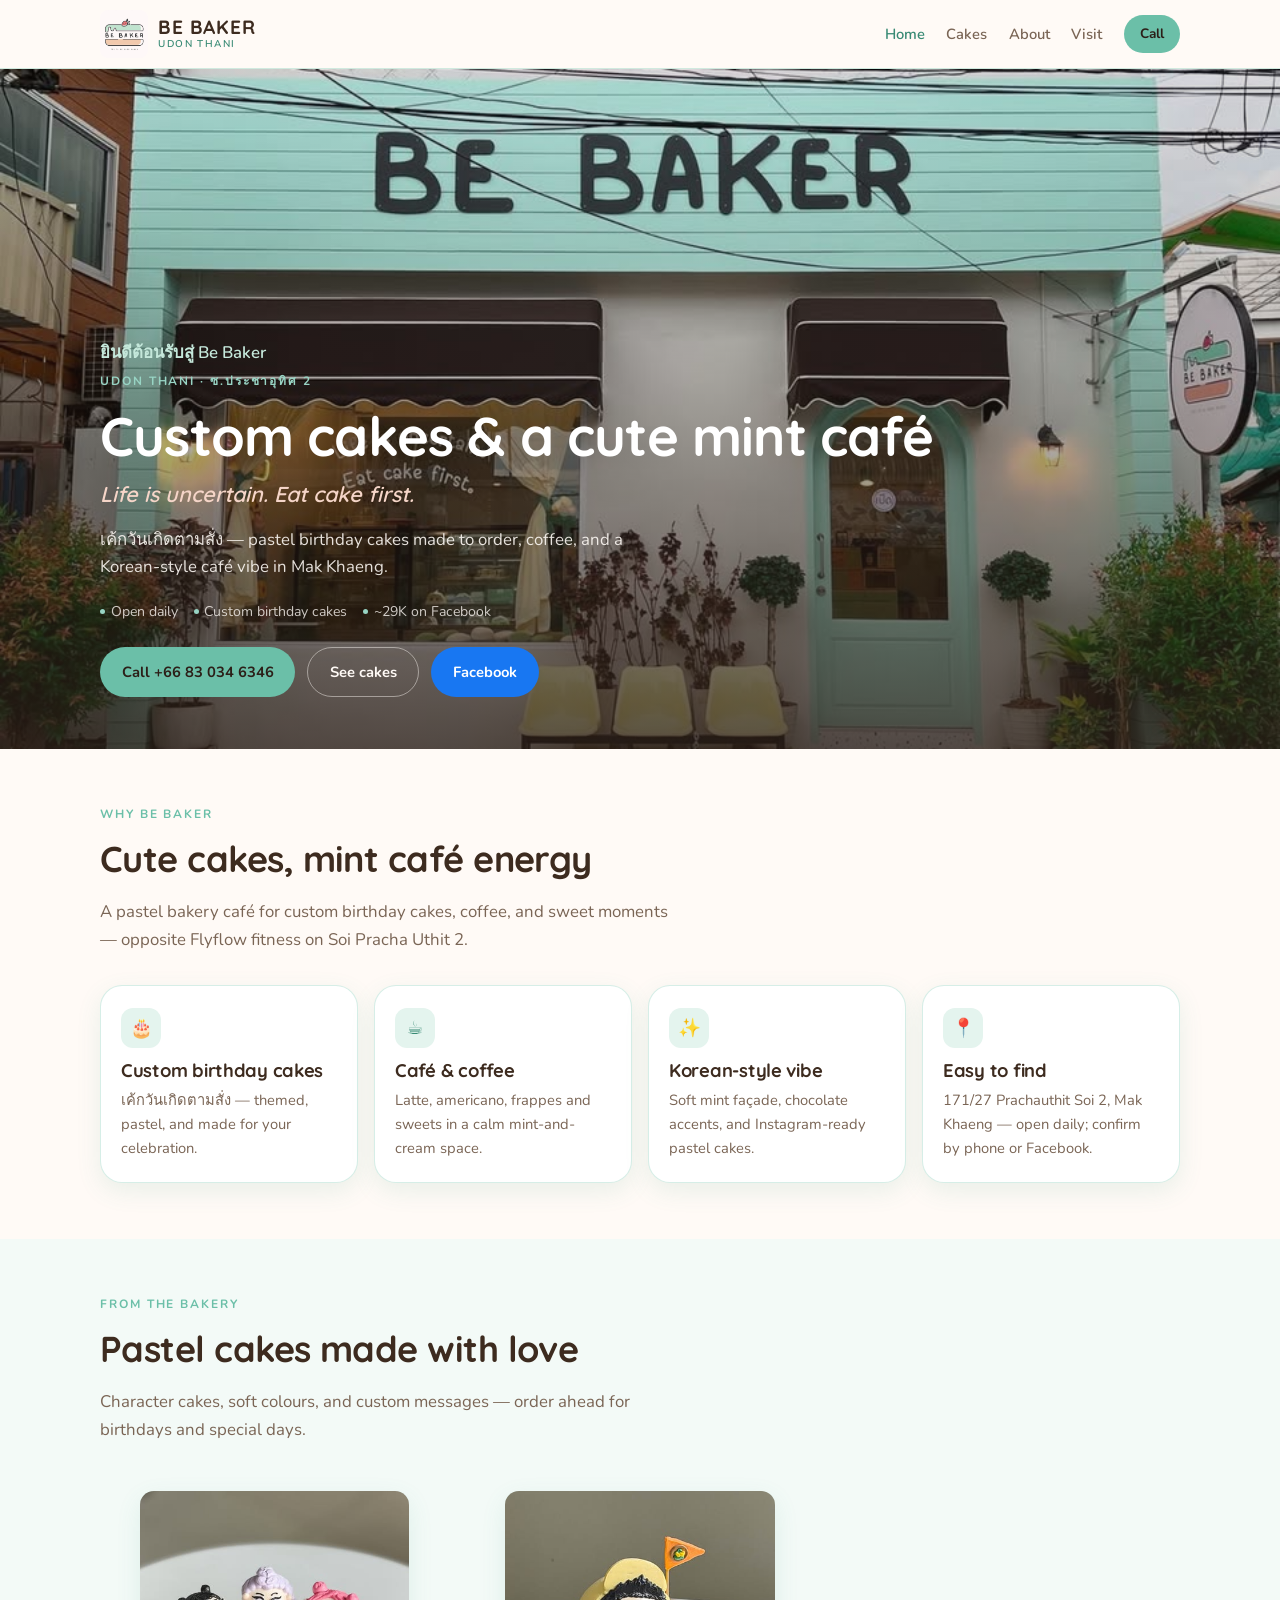
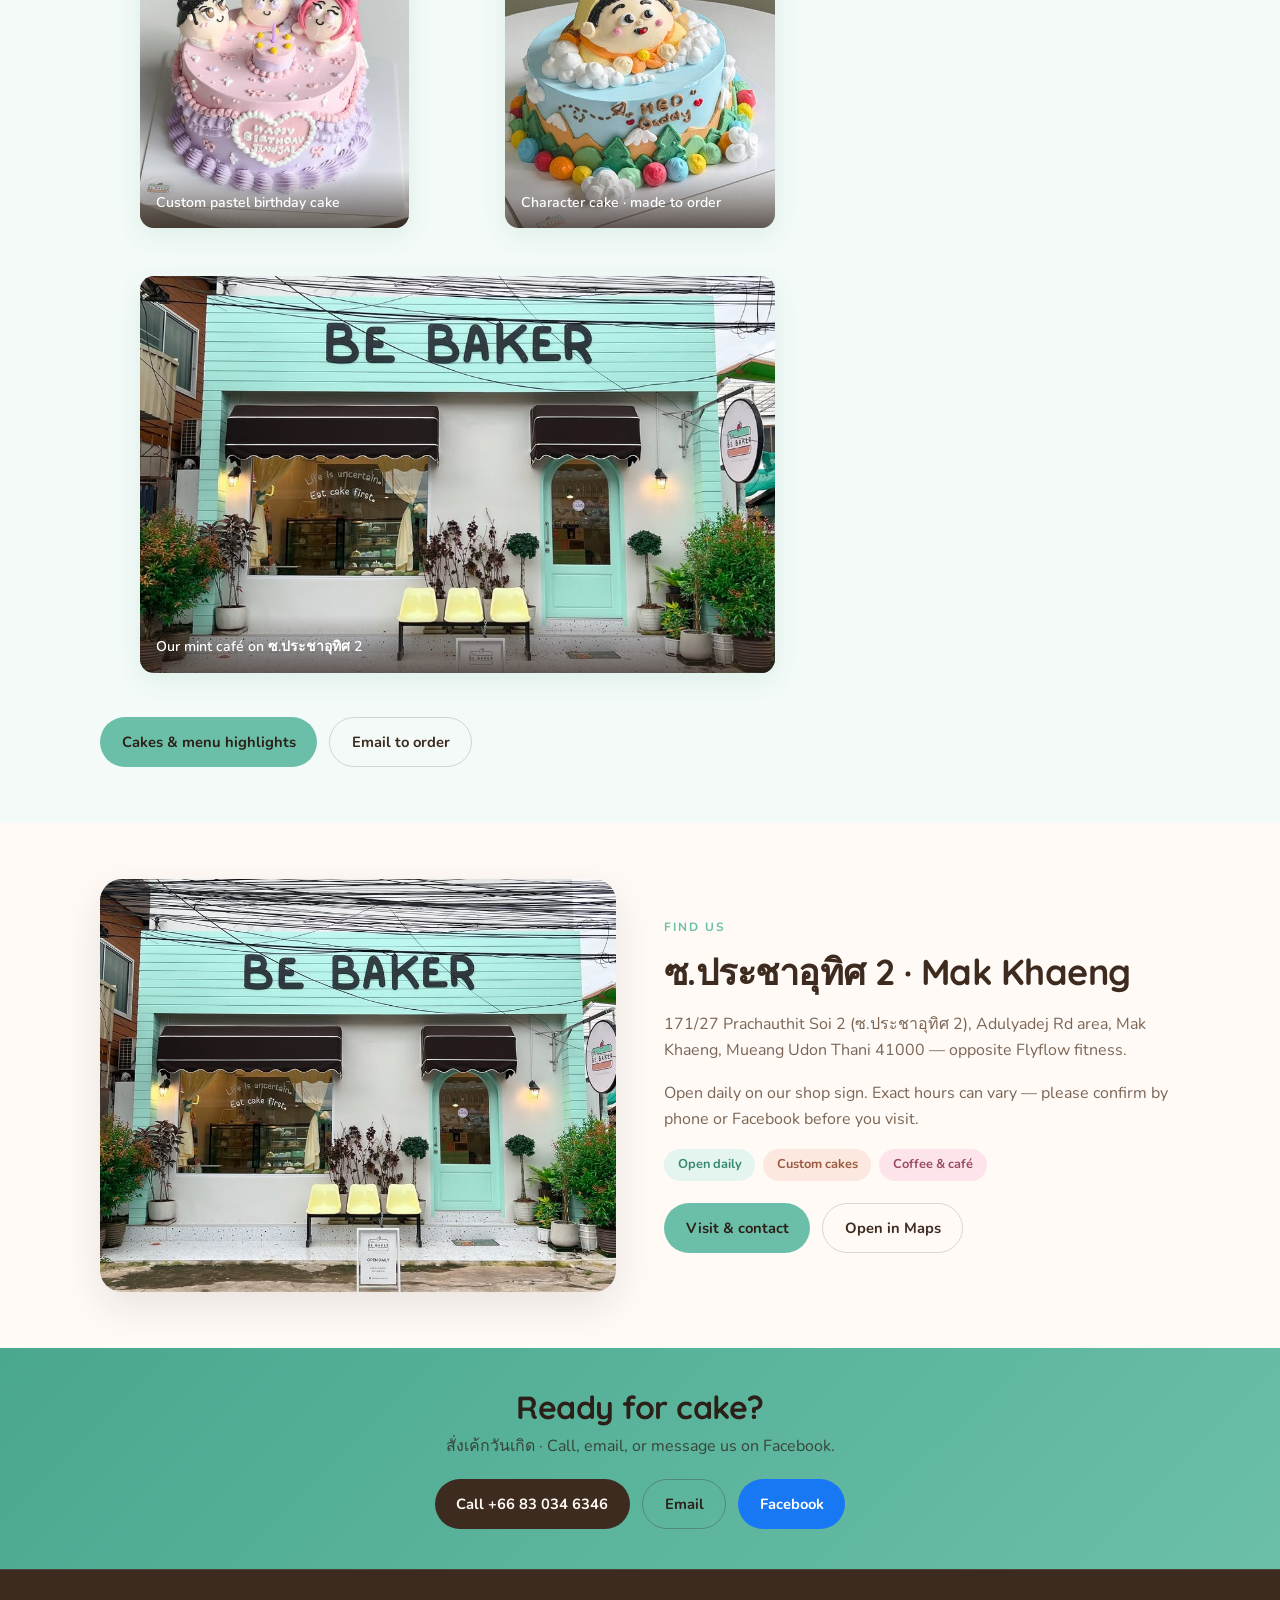
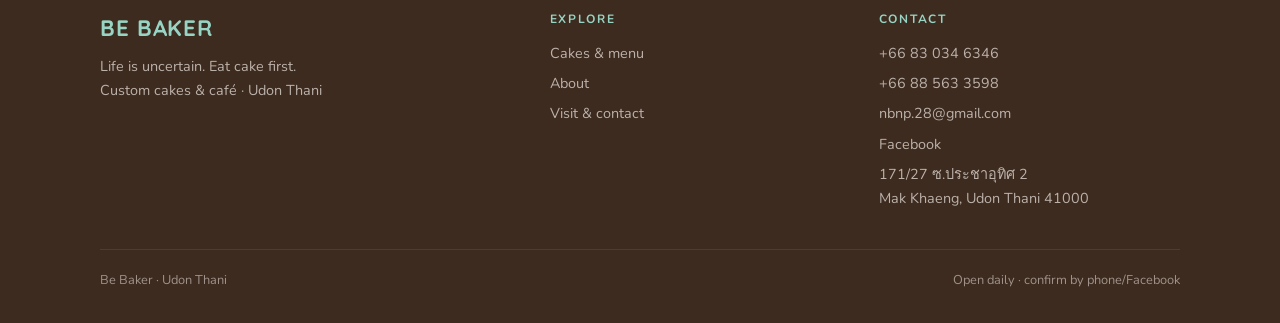
<file: index.html>
<!DOCTYPE html>
<html lang="en">
<head>
  <meta charset="utf-8" />
  <meta name="viewport" content="width=device-width, initial-scale=1" />
  <title>Be Baker | Custom Cakes &amp; Café in Udon Thani</title>
  <meta name="description" content="Be Baker — custom-order birthday cakes and a cute mint café in Udon Thani. Life is uncertain. Eat cake first. Open daily on Soi Pracha Uthit 2." />
  <meta property="og:title" content="Be Baker | Udon Thani" />
  <meta property="og:description" content="Custom birthday cakes and a Korean-style mint café. Life is uncertain. Eat cake first." />
  <meta property="og:type" content="website" />
  <meta property="og:image" content="assets/images/cover.jpg" />
  <link rel="preconnect" href="https://fonts.googleapis.com" />
  <link rel="preconnect" href="https://fonts.gstatic.com" crossorigin />
  <link href="https://fonts.googleapis.com/css2?family=Nunito:ital,wght@0,400;0,600;0,700;0,800;1,400&family=Quicksand:wght@500;600;700&display=swap" rel="stylesheet" />
  <link rel="stylesheet" href="css/styles.css" />
  <link rel="icon" href="assets/images/profile.jpg" type="image/jpeg" />
</head>
<body>
  <header class="site-header">
    <div class="container header-inner">
      <a class="logo" href="index.html" aria-label="Be Baker home">
        <img class="logo-img" src="assets/images/profile.jpg" alt="Be Baker logo" width="150" height="80" />
        <span class="logo-text">
          <span class="logo-name">BE BAKER</span>
          <span class="logo-tag">Udon Thani</span>
        </span>
      </a>
      <nav class="nav" aria-label="Primary">
        <a href="index.html" aria-current="page">Home</a>
        <a href="cakes.html">Cakes</a>
        <a href="about.html">About</a>
        <a href="visit.html">Visit</a>
        <a class="nav-cta" href="tel:+66830346346">Call</a>
      </nav>
      <button class="menu-btn" type="button" data-menu-toggle aria-expanded="false" aria-controls="mobile-nav" aria-label="Open menu">
        <span></span>
      </button>
    </div>
    <div class="container">
      <nav id="mobile-nav" class="mobile-nav" data-mobile-nav aria-label="Mobile">
        <a href="index.html" aria-current="page">Home</a>
        <a href="cakes.html">Cakes</a>
        <a href="about.html">About</a>
        <a href="visit.html">Visit</a>
        <a class="nav-cta" href="tel:+66830346346">Call +66 83 034 6346</a>
      </nav>
    </div>
  </header>

  <main>
    <section class="hero">
      <div class="hero-media">
        <img src="assets/images/cover.jpg" alt="Be Baker mint café storefront on Soi Pracha Uthit 2, Udon Thani" width="1200" height="800" fetchpriority="high" />
      </div>
      <div class="container hero-content">
        <p class="thai-welcome">ยินดีต้อนรับสู่ Be Baker</p>
        <p class="eyebrow">Udon Thani · ซ.ประชาอุทิศ 2</p>
        <h1>Custom cakes &amp; a cute mint café</h1>
        <p class="hero-tagline">Life is uncertain. Eat cake first.</p>
        <p class="hero-lead">เค้กวันเกิดตามสั่ง — pastel birthday cakes made to order, coffee, and a Korean-style café vibe in Mak Khaeng.</p>
        <p class="hero-meta">
          <span>Open daily</span>
          <span>Custom birthday cakes</span>
          <span>~29K on Facebook</span>
        </p>
        <div class="btn-row">
          <a class="btn btn-primary" href="tel:+66830346346">Call +66 83 034 6346</a>
          <a class="btn btn-ghost" href="cakes.html" style="border-color:rgba(255,250,246,0.45);color:#fffaf6">See cakes</a>
          <a class="btn btn-fb" href="https://www.facebook.com/BEBAKERRRR" target="_blank" rel="noopener">Facebook</a>
        </div>
      </div>
    </section>

    <section class="section">
      <div class="container">
        <div class="section-head">
          <p class="eyebrow">Why Be Baker</p>
          <h2 class="section-title">Cute cakes, mint café energy</h2>
          <p class="section-lead">A pastel bakery café for custom birthday cakes, coffee, and sweet moments — opposite Flyflow fitness on Soi Pracha Uthit 2.</p>
        </div>
        <div class="feature-grid">
          <article class="feature-card">
            <div class="feature-icon" aria-hidden="true">🎂</div>
            <h3>Custom birthday cakes</h3>
            <p>เค้กวันเกิดตามสั่ง — themed, pastel, and made for your celebration.</p>
          </article>
          <article class="feature-card">
            <div class="feature-icon" aria-hidden="true">☕</div>
            <h3>Café &amp; coffee</h3>
            <p>Latte, americano, frappes and sweets in a calm mint-and-cream space.</p>
          </article>
          <article class="feature-card">
            <div class="feature-icon" aria-hidden="true">✨</div>
            <h3>Korean-style vibe</h3>
            <p>Soft mint façade, chocolate accents, and Instagram-ready pastel cakes.</p>
          </article>
          <article class="feature-card">
            <div class="feature-icon" aria-hidden="true">📍</div>
            <h3>Easy to find</h3>
            <p>171/27 Prachauthit Soi 2, Mak Khaeng — open daily; confirm by phone or Facebook.</p>
          </article>
        </div>
      </div>
    </section>

    <section class="section section-alt">
      <div class="container">
        <div class="section-head">
          <p class="eyebrow">From the bakery</p>
          <h2 class="section-title">Pastel cakes made with love</h2>
          <p class="section-lead">Character cakes, soft colours, and custom messages — order ahead for birthdays and special days.</p>
        </div>
        <div class="gallery">
          <figure class="gallery-item tall">
            <img src="assets/images/post1.jpg" alt="Pastel pink and lavender custom birthday cake from Be Baker" width="600" height="750" loading="lazy" />
            <figcaption class="gallery-caption">Custom pastel birthday cake</figcaption>
          </figure>
          <figure class="gallery-item tall">
            <img src="assets/images/post2.jpg" alt="Custom character birthday cake from Be Baker Udon Thani" width="600" height="750" loading="lazy" />
            <figcaption class="gallery-caption">Character cake · made to order</figcaption>
          </figure>
          <figure class="gallery-item wide">
            <img src="assets/images/cover.jpg" alt="Be Baker café exterior with mint green façade" width="1200" height="750" loading="lazy" />
            <figcaption class="gallery-caption">Our mint café on ซ.ประชาอุทิศ 2</figcaption>
          </figure>
        </div>
        <div class="btn-row" style="margin-top:1.75rem">
          <a class="btn btn-primary" href="cakes.html">Cakes &amp; menu highlights</a>
          <a class="btn btn-ghost" href="mailto:nbnp.28@gmail.com">Email to order</a>
        </div>
      </div>
    </section>

    <section class="section">
      <div class="container split">
        <div class="split-media landscape">
          <img src="assets/images/cover.jpg" alt="Be Baker storefront with OPEN DAILY sign, Udon Thani" width="800" height="640" loading="lazy" />
        </div>
        <div>
          <p class="eyebrow">Find us</p>
          <h2 class="section-title">ซ.ประชาอุทิศ 2 · Mak Khaeng</h2>
          <p>171/27 Prachauthit Soi 2 (ซ.ประชาอุทิศ 2), Adulyadej Rd area, Mak Khaeng, Mueang Udon Thani 41000 — opposite Flyflow fitness.</p>
          <p>Open daily on our shop sign. Exact hours can vary — please confirm by phone or Facebook before you visit.</p>
          <div class="chip-row">
            <span class="chip">Open daily</span>
            <span class="chip peach">Custom cakes</span>
            <span class="chip blush">Coffee &amp; café</span>
          </div>
          <div class="btn-row" style="margin-top:1.35rem">
            <a class="btn btn-primary" href="visit.html">Visit &amp; contact</a>
            <a class="btn btn-ghost" href="https://www.google.com/maps/search/?api=1&amp;query=Be+Baker+Udon+Thani" target="_blank" rel="noopener">Open in Maps</a>
          </div>
        </div>
      </div>
    </section>

    <section class="cta-band">
      <div class="container">
        <h2>Ready for cake?</h2>
        <p>สั่งเค้กวันเกิด · Call, email, or message us on Facebook.</p>
        <div class="btn-row" style="justify-content:center">
          <a class="btn btn-primary" href="tel:+66830346346">Call +66 83 034 6346</a>
          <a class="btn btn-ghost" href="mailto:nbnp.28@gmail.com">Email</a>
          <a class="btn btn-fb" href="https://www.facebook.com/BEBAKERRRR" target="_blank" rel="noopener">Facebook</a>
        </div>
      </div>
    </section>
  </main>

  <footer class="site-footer">
    <div class="container footer-grid">
      <div class="footer-brand">
        <div class="logo-name">BE BAKER</div>
        <p>Life is uncertain. Eat cake first.<br />Custom cakes &amp; café · Udon Thani</p>
      </div>
      <div class="footer-col">
        <h4>Explore</h4>
        <a href="cakes.html">Cakes &amp; menu</a>
        <a href="about.html">About</a>
        <a href="visit.html">Visit &amp; contact</a>
      </div>
      <div class="footer-col">
        <h4>Contact</h4>
        <a href="tel:+66830346346">+66 83 034 6346</a>
        <a href="tel:+66885633598">+66 88 563 3598</a>
        <a href="mailto:nbnp.28@gmail.com">nbnp.28@gmail.com</a>
        <a href="https://www.facebook.com/BEBAKERRRR" target="_blank" rel="noopener">Facebook</a>
        <p>171/27 ซ.ประชาอุทิศ 2<br />Mak Khaeng, Udon Thani 41000</p>
      </div>
    </div>
    <div class="container footer-bottom">
      <span>Be Baker · Udon Thani</span>
      <span>Open daily · confirm by phone/Facebook</span>
    </div>
  </footer>
  <script src="js/main.js"></script>
</body>
</html>
</file>
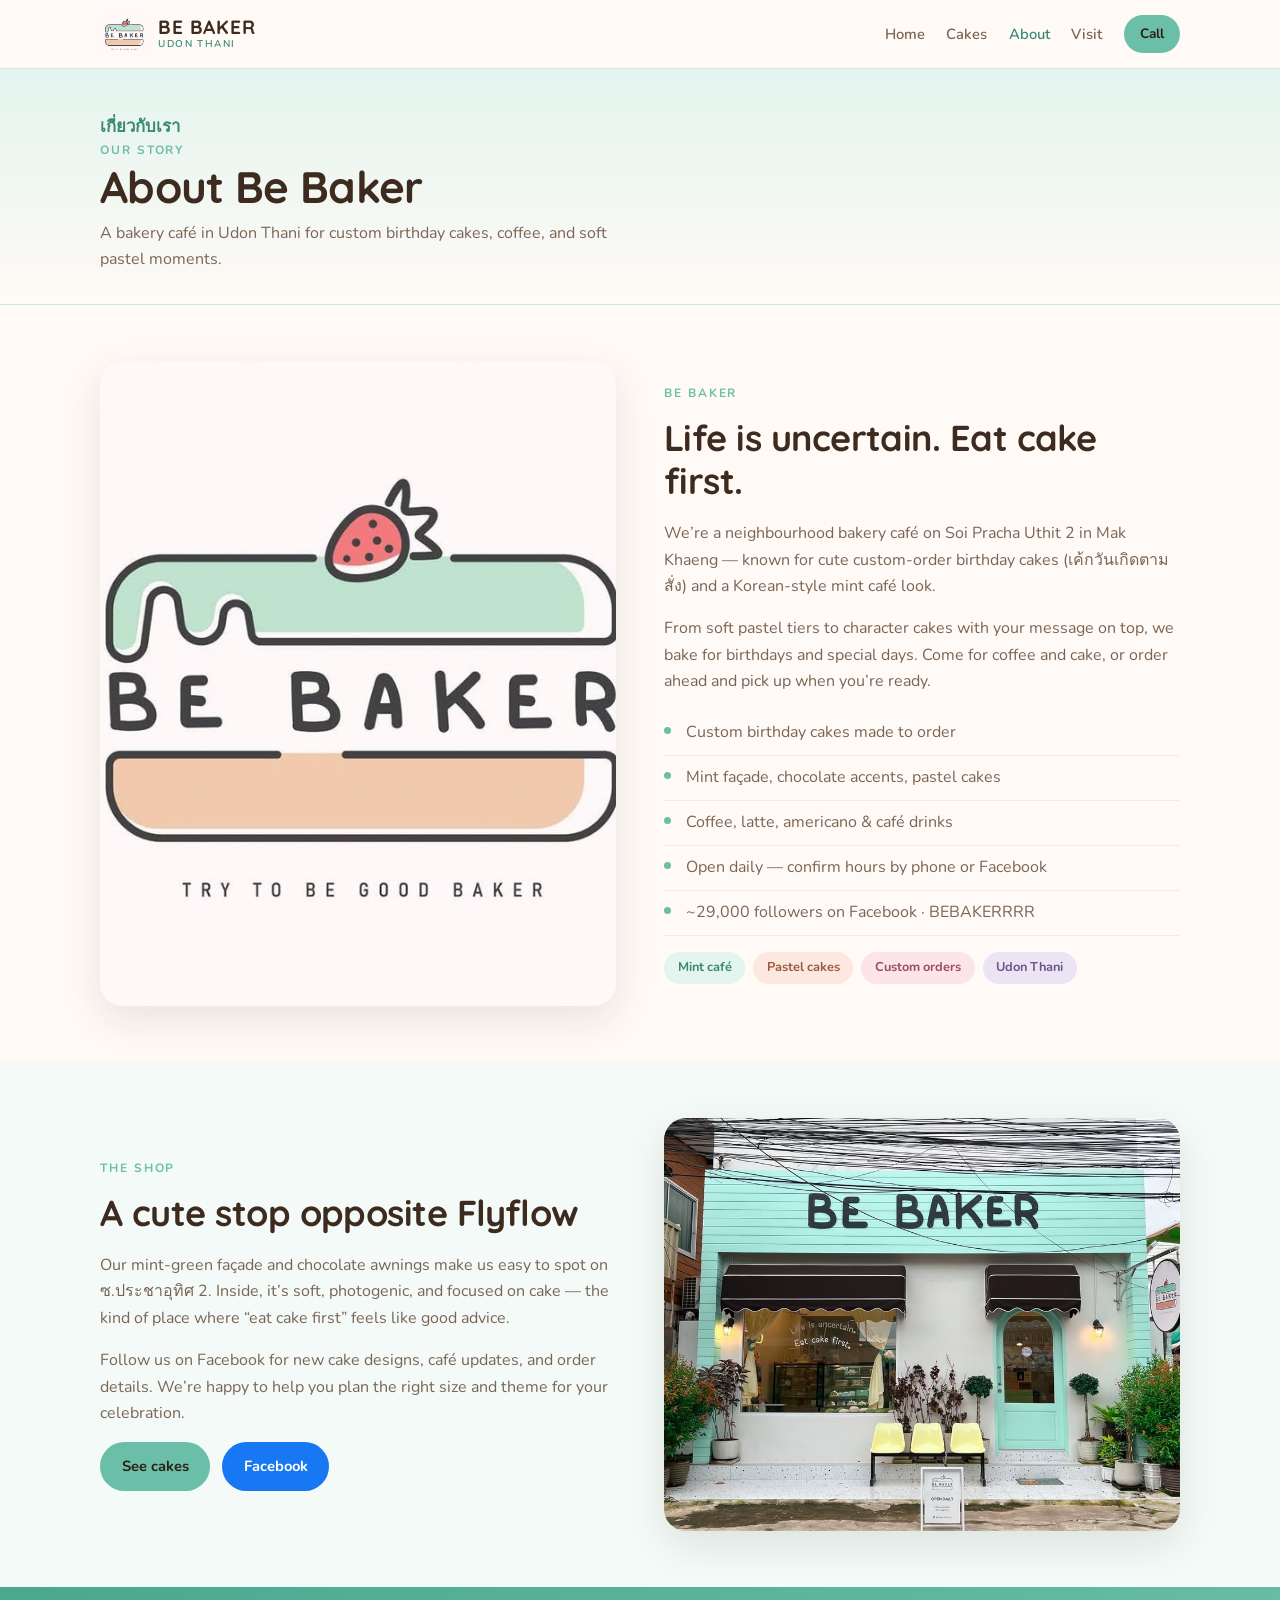
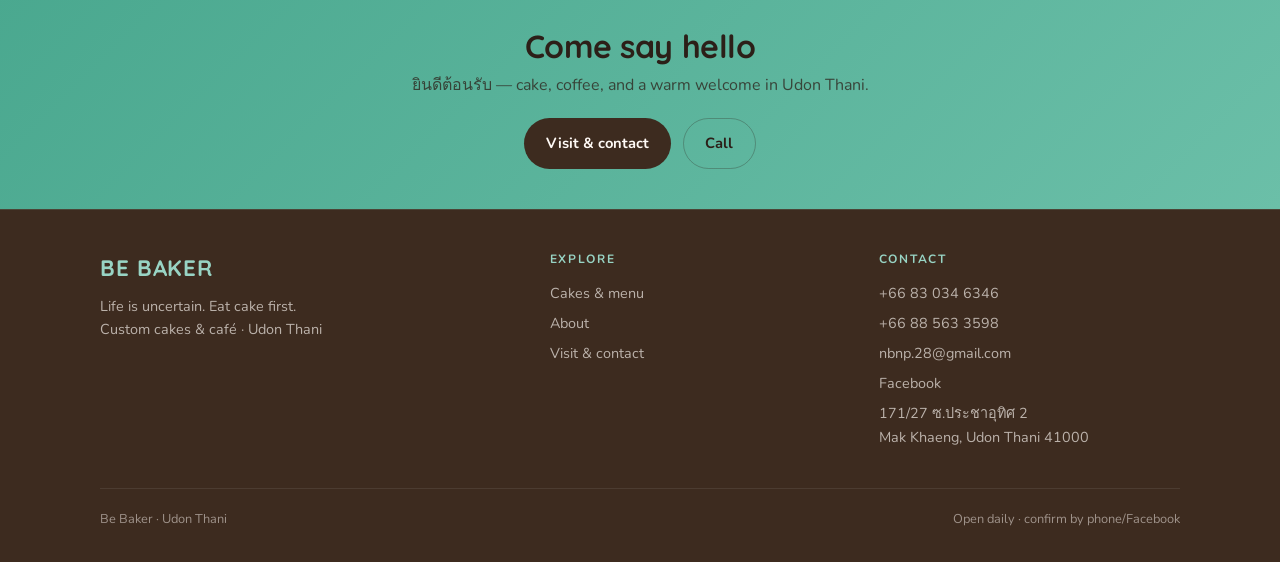
<file: about.html>
<!DOCTYPE html>
<html lang="en">
<head>
  <meta charset="utf-8" />
  <meta name="viewport" content="width=device-width, initial-scale=1" />
  <title>About | Be Baker Udon Thani</title>
  <meta name="description" content="Be Baker is a bakery café in Udon Thani known for custom-order birthday cakes and a cute Korean-style mint café look. Life is uncertain. Eat cake first." />
  <meta property="og:title" content="About Be Baker | Udon Thani" />
  <meta property="og:description" content="Pastel cakes, mint café vibes, and custom birthday orders in Mak Khaeng, Udon Thani." />
  <meta property="og:type" content="website" />
  <meta property="og:image" content="assets/images/profile.jpg" />
  <link rel="preconnect" href="https://fonts.googleapis.com" />
  <link rel="preconnect" href="https://fonts.gstatic.com" crossorigin />
  <link href="https://fonts.googleapis.com/css2?family=Nunito:ital,wght@0,400;0,600;0,700;0,800;1,400&family=Quicksand:wght@500;600;700&display=swap" rel="stylesheet" />
  <link rel="stylesheet" href="css/styles.css" />
  <link rel="icon" href="assets/images/profile.jpg" type="image/jpeg" />
</head>
<body>
  <header class="site-header">
    <div class="container header-inner">
      <a class="logo" href="index.html" aria-label="Be Baker home">
        <img class="logo-img" src="assets/images/profile.jpg" alt="Be Baker logo" width="150" height="80" />
        <span class="logo-text">
          <span class="logo-name">BE BAKER</span>
          <span class="logo-tag">Udon Thani</span>
        </span>
      </a>
      <nav class="nav" aria-label="Primary">
        <a href="index.html">Home</a>
        <a href="cakes.html">Cakes</a>
        <a href="about.html" aria-current="page">About</a>
        <a href="visit.html">Visit</a>
        <a class="nav-cta" href="tel:+66830346346">Call</a>
      </nav>
      <button class="menu-btn" type="button" data-menu-toggle aria-expanded="false" aria-controls="mobile-nav" aria-label="Open menu">
        <span></span>
      </button>
    </div>
    <div class="container">
      <nav id="mobile-nav" class="mobile-nav" data-mobile-nav aria-label="Mobile">
        <a href="index.html">Home</a>
        <a href="cakes.html">Cakes</a>
        <a href="about.html" aria-current="page">About</a>
        <a href="visit.html">Visit</a>
        <a class="nav-cta" href="tel:+66830346346">Call +66 83 034 6346</a>
      </nav>
    </div>
  </header>

  <main>
    <section class="page-hero">
      <div class="container">
        <p class="thai-welcome">เกี่ยวกับเรา</p>
        <p class="eyebrow">Our story</p>
        <h1>About Be Baker</h1>
        <p>A bakery café in Udon Thani for custom birthday cakes, coffee, and soft pastel moments.</p>
      </div>
    </section>

    <section class="section">
      <div class="container split">
        <div class="split-media">
          <img src="assets/images/profile.jpg" alt="Be Baker logo — mint icing, strawberry, try to be good baker" width="600" height="750" loading="lazy" />
        </div>
        <div>
          <p class="eyebrow">BE BAKER</p>
          <h2 class="section-title">Life is uncertain. Eat cake first.</h2>
          <p>We’re a neighbourhood bakery café on Soi Pracha Uthit 2 in Mak Khaeng — known for cute custom-order birthday cakes (เค้กวันเกิดตามสั่ง) and a Korean-style mint café look.</p>
          <p>From soft pastel tiers to character cakes with your message on top, we bake for birthdays and special days. Come for coffee and cake, or order ahead and pick up when you’re ready.</p>
          <ul class="about-points">
            <li>Custom birthday cakes made to order</li>
            <li>Mint façade, chocolate accents, pastel cakes</li>
            <li>Coffee, latte, americano &amp; café drinks</li>
            <li>Open daily — confirm hours by phone or Facebook</li>
            <li>~29,000 followers on Facebook · BEBAKERRRR</li>
          </ul>
          <div class="chip-row">
            <span class="chip">Mint café</span>
            <span class="chip peach">Pastel cakes</span>
            <span class="chip blush">Custom orders</span>
            <span class="chip lavender">Udon Thani</span>
          </div>
        </div>
      </div>
    </section>

    <section class="section section-alt">
      <div class="container split">
        <div>
          <p class="eyebrow">The shop</p>
          <h2 class="section-title">A cute stop opposite Flyflow</h2>
          <p>Our mint-green façade and chocolate awnings make us easy to spot on ซ.ประชาอุทิศ 2. Inside, it’s soft, photogenic, and focused on cake — the kind of place where “eat cake first” feels like good advice.</p>
          <p>Follow us on Facebook for new cake designs, café updates, and order details. We’re happy to help you plan the right size and theme for your celebration.</p>
          <div class="btn-row">
            <a class="btn btn-primary" href="cakes.html">See cakes</a>
            <a class="btn btn-fb" href="https://www.facebook.com/BEBAKERRRR" target="_blank" rel="noopener">Facebook</a>
          </div>
        </div>
        <div class="split-media landscape">
          <img src="assets/images/cover.jpg" alt="Be Baker mint café exterior with yellow chairs and OPEN DAILY sign" width="800" height="640" loading="lazy" />
        </div>
      </div>
    </section>

    <section class="cta-band">
      <div class="container">
        <h2>Come say hello</h2>
        <p>ยินดีต้อนรับ — cake, coffee, and a warm welcome in Udon Thani.</p>
        <div class="btn-row" style="justify-content:center">
          <a class="btn btn-primary" href="visit.html">Visit &amp; contact</a>
          <a class="btn btn-ghost" href="tel:+66830346346">Call</a>
        </div>
      </div>
    </section>
  </main>

  <footer class="site-footer">
    <div class="container footer-grid">
      <div class="footer-brand">
        <div class="logo-name">BE BAKER</div>
        <p>Life is uncertain. Eat cake first.<br />Custom cakes &amp; café · Udon Thani</p>
      </div>
      <div class="footer-col">
        <h4>Explore</h4>
        <a href="cakes.html">Cakes &amp; menu</a>
        <a href="about.html">About</a>
        <a href="visit.html">Visit &amp; contact</a>
      </div>
      <div class="footer-col">
        <h4>Contact</h4>
        <a href="tel:+66830346346">+66 83 034 6346</a>
        <a href="tel:+66885633598">+66 88 563 3598</a>
        <a href="mailto:nbnp.28@gmail.com">nbnp.28@gmail.com</a>
        <a href="https://www.facebook.com/BEBAKERRRR" target="_blank" rel="noopener">Facebook</a>
        <p>171/27 ซ.ประชาอุทิศ 2<br />Mak Khaeng, Udon Thani 41000</p>
      </div>
    </div>
    <div class="container footer-bottom">
      <span>Be Baker · Udon Thani</span>
      <span>Open daily · confirm by phone/Facebook</span>
    </div>
  </footer>
  <script src="js/main.js"></script>
</body>
</html>
</file>
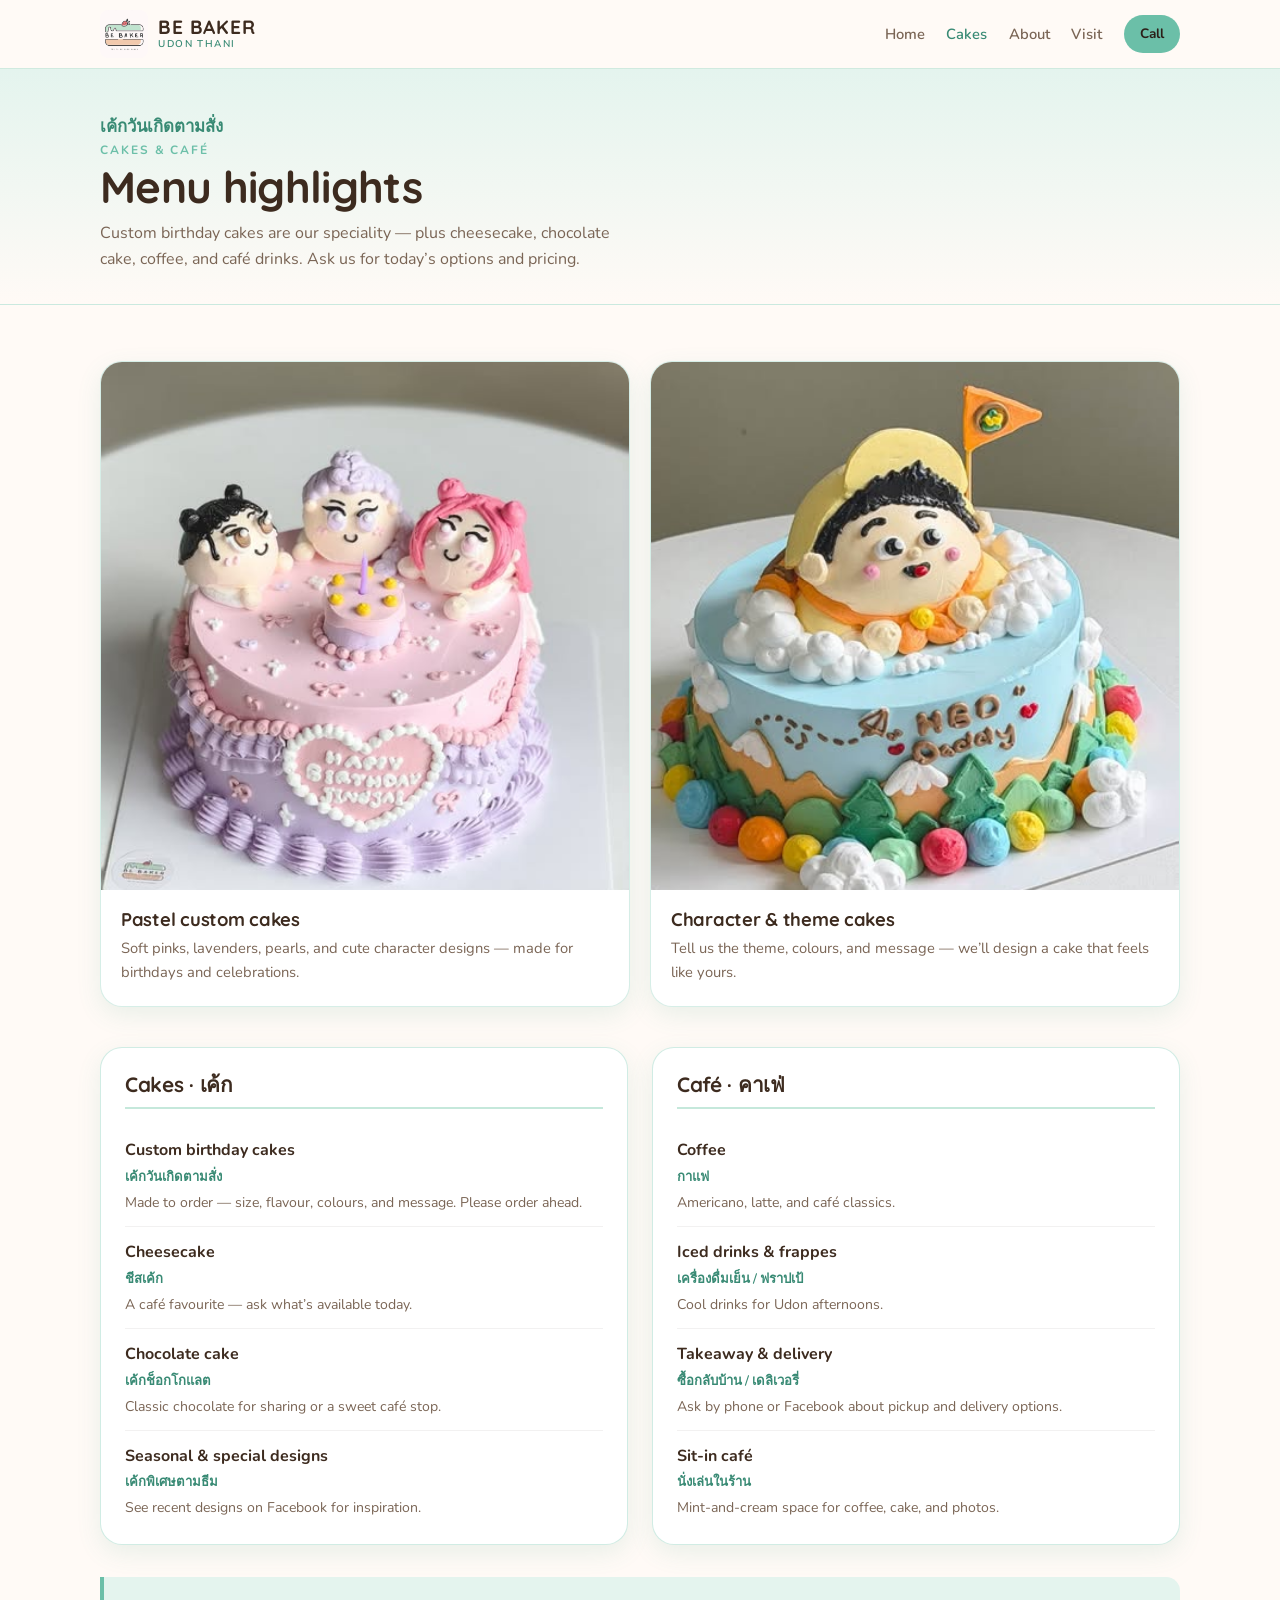
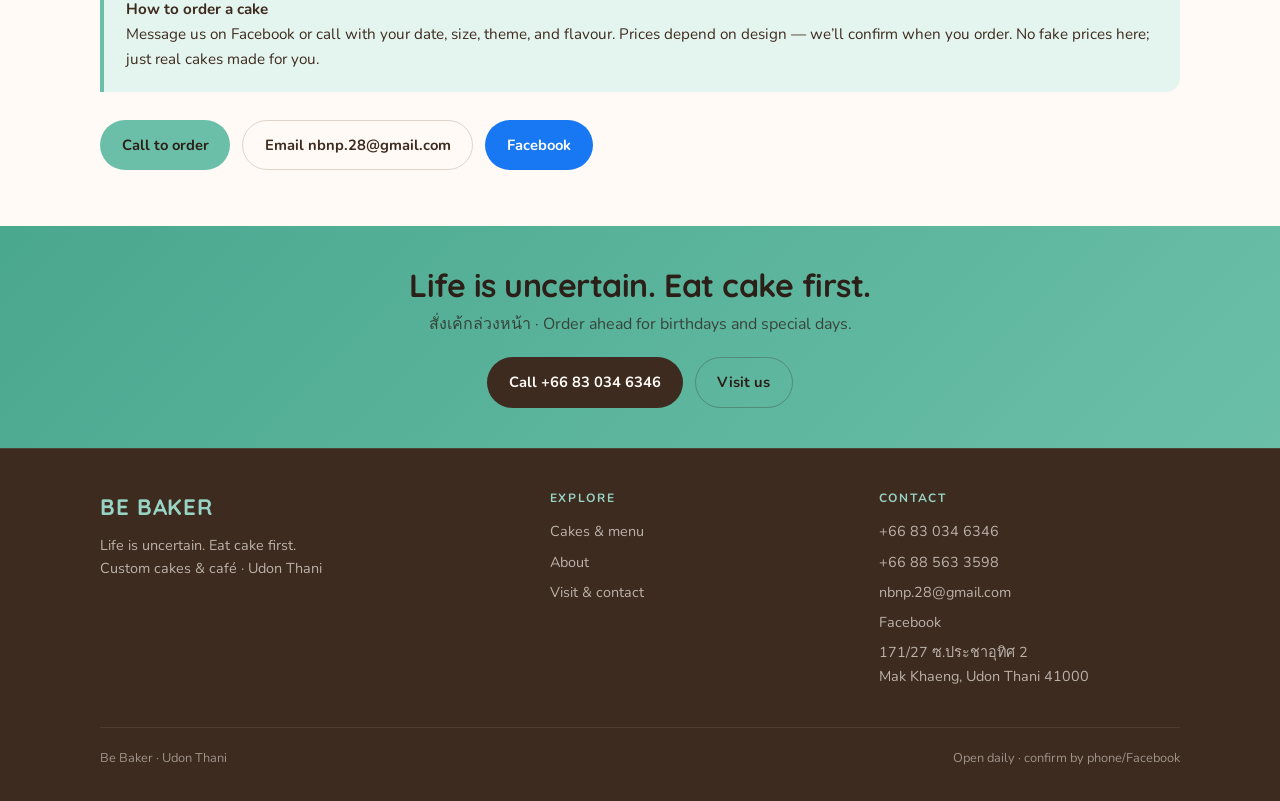
<file: cakes.html>
<!DOCTYPE html>
<html lang="en">
<head>
  <meta charset="utf-8" />
  <meta name="viewport" content="width=device-width, initial-scale=1" />
  <title>Cakes &amp; Menu | Be Baker Udon Thani</title>
  <meta name="description" content="Custom-order birthday cakes, cheesecake, chocolate cake, coffee and café drinks at Be Baker, Udon Thani. No prices listed — ask by phone or Facebook." />
  <meta property="og:title" content="Cakes &amp; Menu | Be Baker" />
  <meta property="og:description" content="เค้กวันเกิดตามสั่ง — pastel custom cakes, coffee, and café favourites." />
  <meta property="og:type" content="website" />
  <meta property="og:image" content="assets/images/post1.jpg" />
  <link rel="preconnect" href="https://fonts.googleapis.com" />
  <link rel="preconnect" href="https://fonts.gstatic.com" crossorigin />
  <link href="https://fonts.googleapis.com/css2?family=Nunito:ital,wght@0,400;0,600;0,700;0,800;1,400&family=Quicksand:wght@500;600;700&display=swap" rel="stylesheet" />
  <link rel="stylesheet" href="css/styles.css" />
  <link rel="icon" href="assets/images/profile.jpg" type="image/jpeg" />
</head>
<body>
  <header class="site-header">
    <div class="container header-inner">
      <a class="logo" href="index.html" aria-label="Be Baker home">
        <img class="logo-img" src="assets/images/profile.jpg" alt="Be Baker logo" width="150" height="80" />
        <span class="logo-text">
          <span class="logo-name">BE BAKER</span>
          <span class="logo-tag">Udon Thani</span>
        </span>
      </a>
      <nav class="nav" aria-label="Primary">
        <a href="index.html">Home</a>
        <a href="cakes.html" aria-current="page">Cakes</a>
        <a href="about.html">About</a>
        <a href="visit.html">Visit</a>
        <a class="nav-cta" href="tel:+66830346346">Call</a>
      </nav>
      <button class="menu-btn" type="button" data-menu-toggle aria-expanded="false" aria-controls="mobile-nav" aria-label="Open menu">
        <span></span>
      </button>
    </div>
    <div class="container">
      <nav id="mobile-nav" class="mobile-nav" data-mobile-nav aria-label="Mobile">
        <a href="index.html">Home</a>
        <a href="cakes.html" aria-current="page">Cakes</a>
        <a href="about.html">About</a>
        <a href="visit.html">Visit</a>
        <a class="nav-cta" href="tel:+66830346346">Call +66 83 034 6346</a>
      </nav>
    </div>
  </header>

  <main>
    <section class="page-hero">
      <div class="container">
        <p class="thai-welcome">เค้กวันเกิดตามสั่ง</p>
        <p class="eyebrow">Cakes &amp; café</p>
        <h1>Menu highlights</h1>
        <p>Custom birthday cakes are our speciality — plus cheesecake, chocolate cake, coffee, and café drinks. Ask us for today’s options and pricing.</p>
      </div>
    </section>

    <section class="section">
      <div class="container">
        <div class="cake-showcase">
          <article class="cake-card">
            <img src="assets/images/post1.jpg" alt="Soft pink and lavender custom birthday cake with character toppers" width="600" height="600" loading="lazy" />
            <div class="cake-card-body">
              <h3>Pastel custom cakes</h3>
              <p>Soft pinks, lavenders, pearls, and cute character designs — made for birthdays and celebrations.</p>
            </div>
          </article>
          <article class="cake-card">
            <img src="assets/images/post2.jpg" alt="Custom themed birthday cake with character figure from Be Baker" width="600" height="600" loading="lazy" />
            <div class="cake-card-body">
              <h3>Character &amp; theme cakes</h3>
              <p>Tell us the theme, colours, and message — we’ll design a cake that feels like yours.</p>
            </div>
          </article>
        </div>

        <div class="menu-cats">
          <article class="menu-cat">
            <h3>Cakes · เค้ก</h3>
            <div class="menu-item">
              <p class="menu-item-name">Custom birthday cakes</p>
              <span class="menu-item-thai">เค้กวันเกิดตามสั่ง</span>
              <p class="menu-item-desc">Made to order — size, flavour, colours, and message. Please order ahead.</p>
            </div>
            <div class="menu-item">
              <p class="menu-item-name">Cheesecake</p>
              <span class="menu-item-thai">ชีสเค้ก</span>
              <p class="menu-item-desc">A café favourite — ask what’s available today.</p>
            </div>
            <div class="menu-item">
              <p class="menu-item-name">Chocolate cake</p>
              <span class="menu-item-thai">เค้กช็อกโกแลต</span>
              <p class="menu-item-desc">Classic chocolate for sharing or a sweet café stop.</p>
            </div>
            <div class="menu-item">
              <p class="menu-item-name">Seasonal &amp; special designs</p>
              <span class="menu-item-thai">เค้กพิเศษตามธีม</span>
              <p class="menu-item-desc">See recent designs on Facebook for inspiration.</p>
            </div>
          </article>

          <article class="menu-cat">
            <h3>Café · คาเฟ่</h3>
            <div class="menu-item">
              <p class="menu-item-name">Coffee</p>
              <span class="menu-item-thai">กาแฟ</span>
              <p class="menu-item-desc">Americano, latte, and café classics.</p>
            </div>
            <div class="menu-item">
              <p class="menu-item-name">Iced drinks &amp; frappes</p>
              <span class="menu-item-thai">เครื่องดื่มเย็น / ฟราปเป้</span>
              <p class="menu-item-desc">Cool drinks for Udon afternoons.</p>
            </div>
            <div class="menu-item">
              <p class="menu-item-name">Takeaway &amp; delivery</p>
              <span class="menu-item-thai">ซื้อกลับบ้าน / เดลิเวอรี่</span>
              <p class="menu-item-desc">Ask by phone or Facebook about pickup and delivery options.</p>
            </div>
            <div class="menu-item">
              <p class="menu-item-name">Sit-in café</p>
              <span class="menu-item-thai">นั่งเล่นในร้าน</span>
              <p class="menu-item-desc">Mint-and-cream space for coffee, cake, and photos.</p>
            </div>
          </article>
        </div>

        <div class="menu-note">
          <strong style="color:var(--brown-800)">How to order a cake</strong><br />
          Message us on Facebook or call with your date, size, theme, and flavour. Prices depend on design — we’ll confirm when you order. No fake prices here; just real cakes made for you.
        </div>

        <div class="btn-row" style="margin-top:1.75rem">
          <a class="btn btn-primary" href="tel:+66830346346">Call to order</a>
          <a class="btn btn-ghost" href="mailto:nbnp.28@gmail.com">Email nbnp.28@gmail.com</a>
          <a class="btn btn-fb" href="https://www.facebook.com/BEBAKERRRR" target="_blank" rel="noopener">Facebook</a>
        </div>
      </div>
    </section>

    <section class="cta-band">
      <div class="container">
        <h2>Life is uncertain. Eat cake first.</h2>
        <p>สั่งเค้กล่วงหน้า · Order ahead for birthdays and special days.</p>
        <div class="btn-row" style="justify-content:center">
          <a class="btn btn-primary" href="tel:+66830346346">Call +66 83 034 6346</a>
          <a class="btn btn-ghost" href="visit.html">Visit us</a>
        </div>
      </div>
    </section>
  </main>

  <footer class="site-footer">
    <div class="container footer-grid">
      <div class="footer-brand">
        <div class="logo-name">BE BAKER</div>
        <p>Life is uncertain. Eat cake first.<br />Custom cakes &amp; café · Udon Thani</p>
      </div>
      <div class="footer-col">
        <h4>Explore</h4>
        <a href="cakes.html">Cakes &amp; menu</a>
        <a href="about.html">About</a>
        <a href="visit.html">Visit &amp; contact</a>
      </div>
      <div class="footer-col">
        <h4>Contact</h4>
        <a href="tel:+66830346346">+66 83 034 6346</a>
        <a href="tel:+66885633598">+66 88 563 3598</a>
        <a href="mailto:nbnp.28@gmail.com">nbnp.28@gmail.com</a>
        <a href="https://www.facebook.com/BEBAKERRRR" target="_blank" rel="noopener">Facebook</a>
        <p>171/27 ซ.ประชาอุทิศ 2<br />Mak Khaeng, Udon Thani 41000</p>
      </div>
    </div>
    <div class="container footer-bottom">
      <span>Be Baker · Udon Thani</span>
      <span>Open daily · confirm by phone/Facebook</span>
    </div>
  </footer>
  <script src="js/main.js"></script>
</body>
</html>
</file>
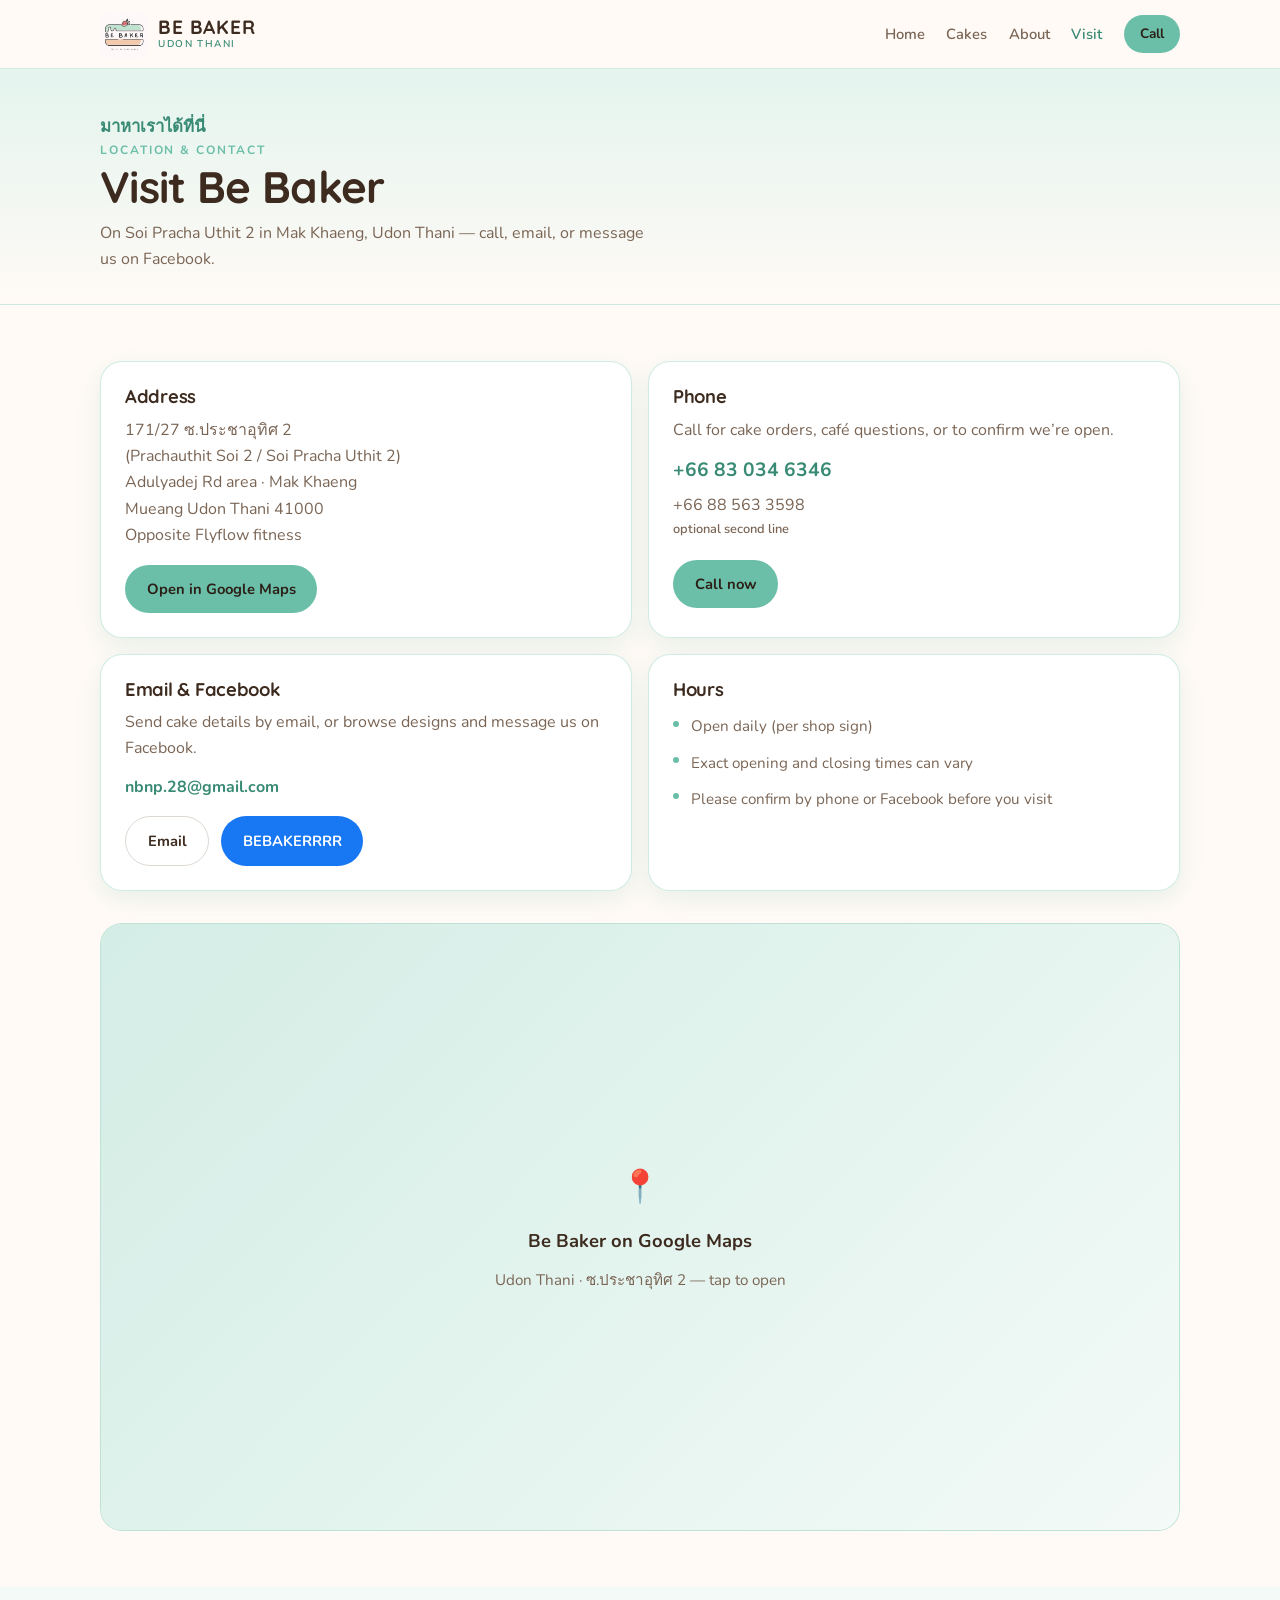
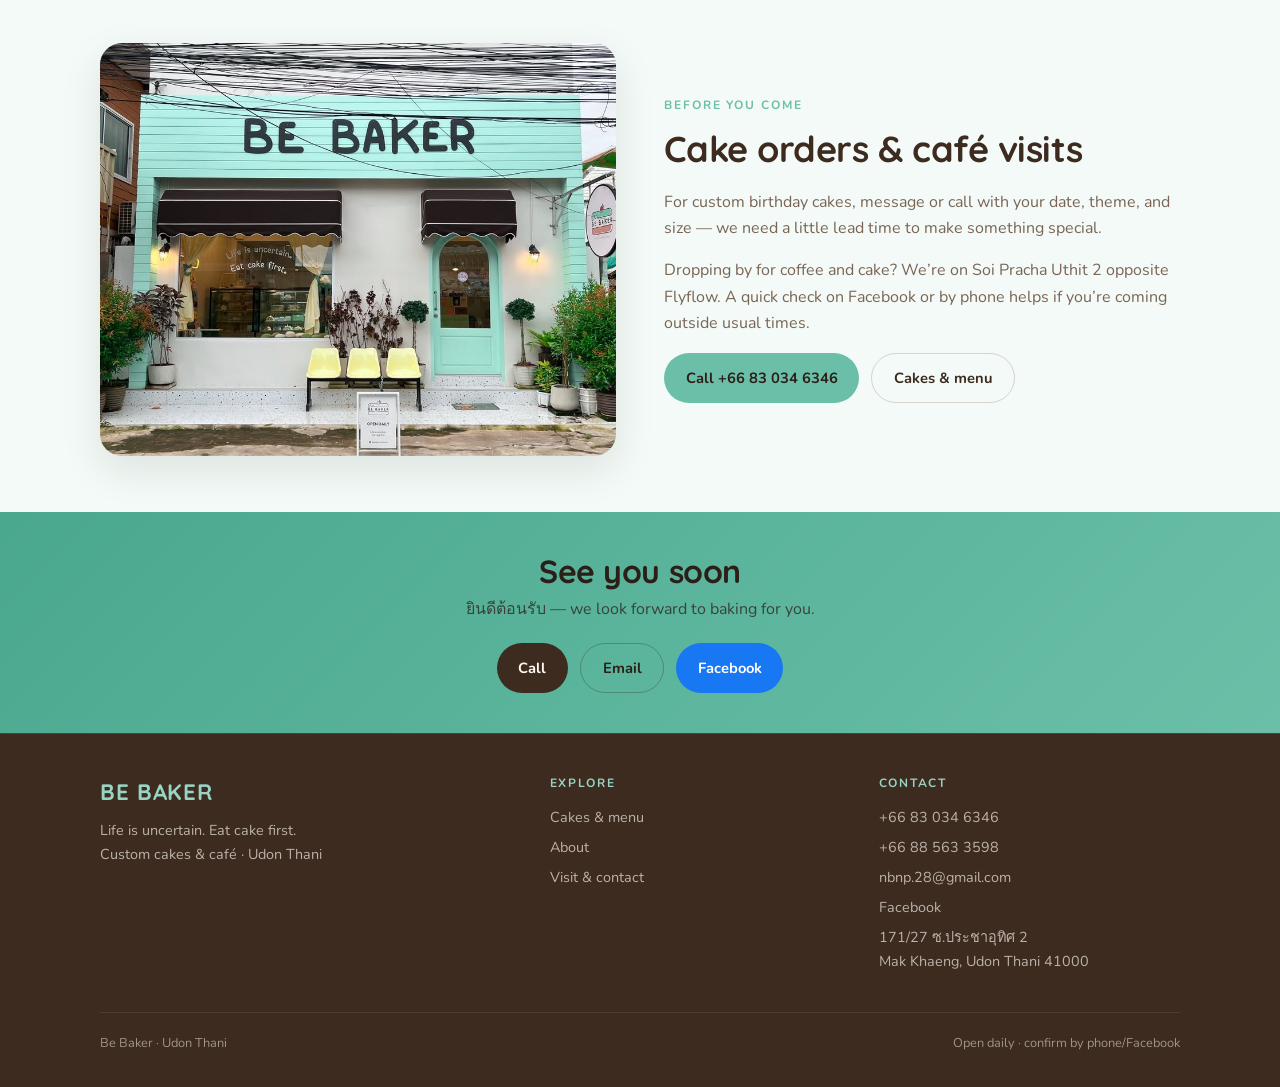
<file: visit.html>
<!DOCTYPE html>
<html lang="en">
<head>
  <meta charset="utf-8" />
  <meta name="viewport" content="width=device-width, initial-scale=1" />
  <title>Visit &amp; Contact | Be Baker Udon Thani</title>
  <meta name="description" content="Visit Be Baker at 171/27 Prachauthit Soi 2, Mak Khaeng, Udon Thani 41000. Call +66 83 034 6346, email nbnp.28@gmail.com, or message on Facebook. Open daily." />
  <meta property="og:title" content="Visit Be Baker | Udon Thani" />
  <meta property="og:description" content="Address, phone, email, Facebook, and map for Be Baker on Soi Pracha Uthit 2." />
  <meta property="og:type" content="website" />
  <meta property="og:image" content="assets/images/cover.jpg" />
  <link rel="preconnect" href="https://fonts.googleapis.com" />
  <link rel="preconnect" href="https://fonts.gstatic.com" crossorigin />
  <link href="https://fonts.googleapis.com/css2?family=Nunito:ital,wght@0,400;0,600;0,700;0,800;1,400&family=Quicksand:wght@500;600;700&display=swap" rel="stylesheet" />
  <link rel="stylesheet" href="css/styles.css" />
  <link rel="icon" href="assets/images/profile.jpg" type="image/jpeg" />
</head>
<body>
  <header class="site-header">
    <div class="container header-inner">
      <a class="logo" href="index.html" aria-label="Be Baker home">
        <img class="logo-img" src="assets/images/profile.jpg" alt="Be Baker logo" width="150" height="80" />
        <span class="logo-text">
          <span class="logo-name">BE BAKER</span>
          <span class="logo-tag">Udon Thani</span>
        </span>
      </a>
      <nav class="nav" aria-label="Primary">
        <a href="index.html">Home</a>
        <a href="cakes.html">Cakes</a>
        <a href="about.html">About</a>
        <a href="visit.html" aria-current="page">Visit</a>
        <a class="nav-cta" href="tel:+66830346346">Call</a>
      </nav>
      <button class="menu-btn" type="button" data-menu-toggle aria-expanded="false" aria-controls="mobile-nav" aria-label="Open menu">
        <span></span>
      </button>
    </div>
    <div class="container">
      <nav id="mobile-nav" class="mobile-nav" data-mobile-nav aria-label="Mobile">
        <a href="index.html">Home</a>
        <a href="cakes.html">Cakes</a>
        <a href="about.html">About</a>
        <a href="visit.html" aria-current="page">Visit</a>
        <a class="nav-cta" href="tel:+66830346346">Call +66 83 034 6346</a>
      </nav>
    </div>
  </header>

  <main>
    <section class="page-hero">
      <div class="container">
        <p class="thai-welcome">มาหาเราได้ที่นี่</p>
        <p class="eyebrow">Location &amp; contact</p>
        <h1>Visit Be Baker</h1>
        <p>On Soi Pracha Uthit 2 in Mak Khaeng, Udon Thani — call, email, or message us on Facebook.</p>
      </div>
    </section>

    <section class="section">
      <div class="container">
        <div class="visit-grid">
          <article class="visit-card">
            <h3>Address</h3>
            <p>
              171/27 ซ.ประชาอุทิศ 2<br />
              (Prachauthit Soi 2 / Soi Pracha Uthit 2)<br />
              Adulyadej Rd area · Mak Khaeng<br />
              Mueang Udon Thani 41000<br />
              Opposite Flyflow fitness
            </p>
            <a class="btn btn-primary" href="https://www.google.com/maps/search/?api=1&amp;query=Be+Baker+Udon+Thani" target="_blank" rel="noopener">Open in Google Maps</a>
          </article>

          <article class="visit-card">
            <h3>Phone</h3>
            <p>Call for cake orders, café questions, or to confirm we’re open.</p>
            <p style="font-size:1.2rem;color:var(--brown-800);font-weight:700;margin-bottom:0.35rem">
              <a href="tel:+66830346346" style="color:var(--mint-600)">+66 83 034 6346</a>
            </p>
            <p style="font-size:1rem;margin-bottom:1rem">
              <a href="tel:+66885633598" style="color:var(--brown-muted)">+66 88 563 3598</a>
              <span style="display:block;font-size:0.8rem;font-weight:600;color:var(--brown-muted)">optional second line</span>
            </p>
            <a class="btn btn-primary" href="tel:+66830346346">Call now</a>
          </article>

          <article class="visit-card">
            <h3>Email &amp; Facebook</h3>
            <p>Send cake details by email, or browse designs and message us on Facebook.</p>
            <p style="margin-bottom:0.75rem">
              <a href="mailto:nbnp.28@gmail.com" style="font-weight:700;color:var(--mint-600)">nbnp.28@gmail.com</a>
            </p>
            <div class="btn-row">
              <a class="btn btn-ghost" href="mailto:nbnp.28@gmail.com">Email</a>
              <a class="btn btn-fb" href="https://www.facebook.com/BEBAKERRRR" target="_blank" rel="noopener">BEBAKERRRR</a>
            </div>
          </article>

          <article class="visit-card">
            <h3>Hours</h3>
            <ul class="hours-list">
              <li>Open daily (per shop sign)</li>
              <li>Exact opening and closing times can vary</li>
              <li>Please confirm by phone or Facebook before you visit</li>
            </ul>
          </article>
        </div>

        <div class="map-embed" aria-label="Map link">
          <a href="https://www.google.com/maps/search/?api=1&amp;query=Be+Baker+Udon+Thani" target="_blank" rel="noopener">
            <span class="map-icon" aria-hidden="true">📍</span>
            <strong style="font-size:1.15rem">Be Baker on Google Maps</strong>
            <span style="color:var(--brown-muted);font-size:0.95rem">Udon Thani · ซ.ประชาอุทิศ 2 — tap to open</span>
          </a>
        </div>
      </div>
    </section>

    <section class="section section-alt">
      <div class="container split">
        <div class="split-media landscape">
          <img src="assets/images/cover.jpg" alt="Be Baker storefront with mint façade and OPEN DAILY A-frame sign" width="800" height="640" loading="lazy" />
        </div>
        <div>
          <p class="eyebrow">Before you come</p>
          <h2 class="section-title">Cake orders &amp; café visits</h2>
          <p>For custom birthday cakes, message or call with your date, theme, and size — we need a little lead time to make something special.</p>
          <p>Dropping by for coffee and cake? We’re on Soi Pracha Uthit 2 opposite Flyflow. A quick check on Facebook or by phone helps if you’re coming outside usual times.</p>
          <div class="btn-row">
            <a class="btn btn-primary" href="tel:+66830346346">Call +66 83 034 6346</a>
            <a class="btn btn-ghost" href="cakes.html">Cakes &amp; menu</a>
          </div>
        </div>
      </div>
    </section>

    <section class="cta-band">
      <div class="container">
        <h2>See you soon</h2>
        <p>ยินดีต้อนรับ — we look forward to baking for you.</p>
        <div class="btn-row" style="justify-content:center">
          <a class="btn btn-primary" href="tel:+66830346346">Call</a>
          <a class="btn btn-ghost" href="mailto:nbnp.28@gmail.com">Email</a>
          <a class="btn btn-fb" href="https://www.facebook.com/BEBAKERRRR" target="_blank" rel="noopener">Facebook</a>
        </div>
      </div>
    </section>
  </main>

  <footer class="site-footer">
    <div class="container footer-grid">
      <div class="footer-brand">
        <div class="logo-name">BE BAKER</div>
        <p>Life is uncertain. Eat cake first.<br />Custom cakes &amp; café · Udon Thani</p>
      </div>
      <div class="footer-col">
        <h4>Explore</h4>
        <a href="cakes.html">Cakes &amp; menu</a>
        <a href="about.html">About</a>
        <a href="visit.html">Visit &amp; contact</a>
      </div>
      <div class="footer-col">
        <h4>Contact</h4>
        <a href="tel:+66830346346">+66 83 034 6346</a>
        <a href="tel:+66885633598">+66 88 563 3598</a>
        <a href="mailto:nbnp.28@gmail.com">nbnp.28@gmail.com</a>
        <a href="https://www.facebook.com/BEBAKERRRR" target="_blank" rel="noopener">Facebook</a>
        <p>171/27 ซ.ประชาอุทิศ 2<br />Mak Khaeng, Udon Thani 41000</p>
      </div>
    </div>
    <div class="container footer-bottom">
      <span>Be Baker · Udon Thani</span>
      <span>Open daily · confirm by phone/Facebook</span>
    </div>
  </footer>
  <script src="js/main.js"></script>
</body>
</html>
</file>
<file: css/styles.css>
/* Be Baker — mint café, chocolate brown, pastel accents */
:root {
  --mint-50: #f3faf7;
  --mint-100: #e4f4ee;
  --mint-200: #c5e8db;
  --mint-300: #98d4c4;
  --mint-400: #6bbfa8;
  --mint-500: #4aa88f;
  --mint-600: #388a74;
  --cream: #fffaf6;
  --cream-soft: #f7efe8;
  --peach: #f5d5c8;
  --blush: #f5c6d0;
  --lavender: #d8cce8;
  --brown-900: #2c1f18;
  --brown-800: #3d2b1f;
  --brown-700: #4f3829;
  --brown-600: #6b4f3a;
  --brown-500: #8a6a52;
  --brown-muted: #7a6555;
  --white: #ffffff;
  --radius: 14px;
  --radius-lg: 22px;
  --shadow: 0 14px 40px rgba(44, 31, 24, 0.1);
  --shadow-soft: 0 8px 24px rgba(74, 168, 143, 0.12);
  --font: "Nunito", system-ui, -apple-system, sans-serif;
  --font-display: "Quicksand", "Nunito", system-ui, sans-serif;
  --max: 1080px;
  --header-h: 68px;
}

*, *::before, *::after { box-sizing: border-box; }
html { scroll-behavior: smooth; }
body {
  margin: 0;
  font-family: var(--font);
  color: var(--brown-800);
  background: var(--cream);
  line-height: 1.65;
  -webkit-font-smoothing: antialiased;
}
img { max-width: 100%; height: auto; display: block; }
a { color: var(--mint-600); text-decoration: none; }
a:hover { color: var(--mint-500); }
h1, h2, h3 {
  font-family: var(--font-display);
  line-height: 1.2;
  font-weight: 700;
  letter-spacing: -0.015em;
  margin: 0 0 0.5em;
  color: var(--brown-800);
}
p { margin: 0 0 1em; color: var(--brown-muted); }
ul { margin: 0; padding: 0; list-style: none; }

.container { width: min(100% - 2rem, var(--max)); margin-inline: auto; }
.sr-only {
  position: absolute; width: 1px; height: 1px; padding: 0; margin: -1px;
  overflow: hidden; clip: rect(0,0,0,0); border: 0;
}

/* Header */
.site-header {
  position: sticky; top: 0; z-index: 50;
  background: rgba(255, 250, 246, 0.92);
  backdrop-filter: blur(14px);
  border-bottom: 1px solid rgba(152, 212, 196, 0.45);
}
.header-inner {
  display: flex; align-items: center; justify-content: space-between;
  height: var(--header-h); gap: 1rem;
}
.logo {
  display: flex; align-items: center; gap: 0.65rem;
  text-decoration: none; color: var(--brown-800);
}
.logo:hover { color: var(--mint-600); }
.logo-img {
  height: 44px; width: auto; max-width: 150px;
  object-fit: contain; border-radius: 8px;
}
.logo-text { display: flex; flex-direction: column; line-height: 1; }
.logo-name {
  font-family: var(--font-display);
  font-size: 1.2rem; font-weight: 700; color: var(--brown-800);
  letter-spacing: 0.04em;
}
.logo-tag {
  font-size: 0.62rem; font-weight: 600; letter-spacing: 0.14em;
  text-transform: uppercase; color: var(--mint-600); margin-top: 0.2rem;
}
.nav { display: none; gap: 1.35rem; align-items: center; }
.nav a {
  color: var(--brown-muted); font-size: 0.92rem; font-weight: 600;
}
.nav a:hover, .nav a[aria-current="page"] { color: var(--mint-600); }
.nav-cta {
  background: var(--mint-400) !important; color: var(--brown-900) !important;
  padding: 0.5rem 1rem; border-radius: 999px; font-size: 0.85rem !important;
  font-weight: 700 !important;
}
.nav-cta:hover { background: var(--mint-300) !important; color: var(--brown-900) !important; }
.menu-btn {
  display: inline-flex; align-items: center; justify-content: center;
  width: 44px; height: 44px; border: 1px solid rgba(152, 212, 196, 0.55);
  border-radius: 12px; background: var(--white); cursor: pointer;
}
.menu-btn span {
  display: block; width: 18px; height: 2px; background: var(--brown-700);
  position: relative;
}
.menu-btn span::before, .menu-btn span::after {
  content: ""; position: absolute; left: 0; width: 18px; height: 2px;
  background: var(--brown-700);
}
.menu-btn span::before { top: -6px; }
.menu-btn span::after { top: 6px; }
.mobile-nav {
  display: none; flex-direction: column; gap: 0.25rem;
  padding: 0.5rem 0 1.25rem; border-top: 1px solid rgba(152, 212, 196, 0.35);
}
.mobile-nav.is-open { display: flex; }
.mobile-nav a {
  color: var(--brown-muted); padding: 0.75rem 0.25rem; font-weight: 600;
  border-bottom: 1px solid rgba(44, 31, 24, 0.05);
}
.mobile-nav a:hover, .mobile-nav a[aria-current="page"] { color: var(--mint-600); }
.mobile-nav .nav-cta {
  text-align: center; margin-top: 0.5rem; border: none !important;
}

@media (min-width: 768px) {
  .nav { display: flex; }
  .menu-btn { display: none; }
  .mobile-nav, .mobile-nav.is-open { display: none !important; }
  .logo-img { height: 48px; max-width: 170px; }
}

/* Buttons */
.btn {
  display: inline-flex; align-items: center; justify-content: center; gap: 0.4rem;
  padding: 0.75rem 1.35rem; border-radius: 999px; font-weight: 700;
  font-size: 0.92rem; border: none; cursor: pointer; transition: 0.15s ease;
  text-decoration: none;
}
.btn-primary {
  background: var(--mint-400); color: var(--brown-900);
}
.btn-primary:hover { background: var(--mint-300); color: var(--brown-900); }
.btn-ghost {
  background: transparent; color: var(--brown-800);
  border: 1.5px solid rgba(107, 79, 58, 0.22);
}
.btn-ghost:hover { border-color: var(--mint-500); color: var(--mint-600); }
.btn-fb {
  background: #1877f2; color: var(--white);
}
.btn-fb:hover { background: #3b8ef5; color: var(--white); }
.btn-brown {
  background: var(--brown-800); color: var(--cream);
}
.btn-brown:hover { background: var(--brown-700); color: var(--cream); }
.btn-row { display: flex; flex-wrap: wrap; gap: 0.75rem; }

/* Hero */
.hero {
  position: relative;
  min-height: min(86vh, 680px);
  display: flex; align-items: flex-end;
  overflow: hidden;
  background: var(--mint-100);
}
.hero-media {
  position: absolute; inset: 0;
}
.hero-media img {
  width: 100%; height: 100%; object-fit: cover; object-position: center 40%;
}
.hero-media::after {
  content: ""; position: absolute; inset: 0;
  background: linear-gradient(
    180deg,
    rgba(44, 31, 24, 0.15) 0%,
    rgba(44, 31, 24, 0.25) 40%,
    rgba(44, 31, 24, 0.78) 100%
  );
}
.hero-content {
  position: relative; z-index: 1;
  padding: 3rem 0 3.25rem;
}
.thai-welcome {
  font-size: 1.05rem; color: var(--mint-200); margin-bottom: 0.35rem;
  font-weight: 600;
}
.eyebrow {
  font-size: 0.75rem; font-weight: 700; letter-spacing: 0.16em;
  text-transform: uppercase; color: var(--mint-400); margin: 0 0 0.75rem;
}
.hero .eyebrow { color: var(--mint-300); }
.hero h1 {
  font-size: clamp(2.1rem, 6.5vw, 3.4rem);
  color: var(--white); margin-bottom: 0.45rem;
}
.hero-tagline {
  font-family: var(--font-display);
  font-size: clamp(1.05rem, 2.8vw, 1.35rem);
  color: var(--peach); font-weight: 600; font-style: italic;
  margin-bottom: 0.85rem;
}
.hero-lead {
  font-size: 1.05rem; color: rgba(255, 250, 246, 0.88); max-width: 34rem;
  margin-bottom: 1.15rem;
}
.hero-meta {
  display: flex; flex-wrap: wrap; gap: 0.5rem 1rem;
  margin-bottom: 1.5rem; font-size: 0.88rem; color: rgba(255, 250, 246, 0.78);
}
.hero-meta span {
  display: inline-flex; align-items: center; gap: 0.35rem;
}
.hero-meta span::before {
  content: ""; width: 5px; height: 5px; border-radius: 50%;
  background: var(--mint-300);
}

/* Sections */
.section { padding: 3.5rem 0; }
.section-tight { padding: 2.5rem 0; }
.section-alt { background: var(--mint-50); }
.section-mint {
  background: linear-gradient(180deg, var(--mint-100), var(--mint-50));
}
.section-head { max-width: 36rem; margin-bottom: 2rem; }
.section-title {
  font-size: clamp(1.7rem, 4vw, 2.25rem);
}
.section-lead { font-size: 1.05rem; }

/* Feature cards */
.feature-grid {
  display: grid; gap: 1rem;
  grid-template-columns: 1fr;
}
@media (min-width: 640px) {
  .feature-grid { grid-template-columns: repeat(2, 1fr); }
}
@media (min-width: 900px) {
  .feature-grid { grid-template-columns: repeat(4, 1fr); }
}
.feature-card {
  background: var(--white);
  border: 1px solid rgba(152, 212, 196, 0.4);
  border-radius: var(--radius-lg);
  padding: 1.35rem 1.25rem;
  box-shadow: var(--shadow-soft);
}
.feature-card h3 {
  font-size: 1.15rem; color: var(--brown-800); margin-bottom: 0.35rem;
}
.feature-card p { margin: 0; font-size: 0.92rem; }
.feature-icon {
  width: 40px; height: 40px; border-radius: 12px;
  background: var(--mint-100); color: var(--mint-600);
  display: flex; align-items: center; justify-content: center;
  font-size: 1.15rem; margin-bottom: 0.75rem;
}

/* Gallery */
.gallery {
  display: grid; gap: 0.85rem;
  grid-template-columns: 1fr;
}
@media (min-width: 640px) {
  .gallery { grid-template-columns: repeat(3, 1fr); gap: 1rem; }
}
.gallery-item {
  position: relative; border-radius: var(--radius);
  overflow: hidden; aspect-ratio: 1;
  background: var(--mint-100);
  box-shadow: var(--shadow-soft);
}
.gallery-item.tall { aspect-ratio: 4/5; }
.gallery-item.wide {
  aspect-ratio: 16/10;
}
@media (min-width: 640px) {
  .gallery-item.wide { grid-column: span 2; aspect-ratio: 16/10; }
}
.gallery-item img {
  width: 100%; height: 100%; object-fit: cover;
  transition: transform 0.4s ease;
}
.gallery-item:hover img { transform: scale(1.04); }
.gallery-caption {
  position: absolute; left: 0; right: 0; bottom: 0;
  padding: 1.25rem 1rem 0.9rem;
  background: linear-gradient(transparent, rgba(44, 31, 24, 0.72));
  color: var(--white); font-size: 0.88rem; font-weight: 600;
}

/* Split */
.split {
  display: grid; gap: 2rem; align-items: center;
}
@media (min-width: 768px) {
  .split { grid-template-columns: 1fr 1fr; gap: 3rem; }
}
.split-media {
  border-radius: var(--radius-lg); overflow: hidden;
  aspect-ratio: 4/5; background: var(--mint-100);
  box-shadow: var(--shadow);
}
.split-media.landscape { aspect-ratio: 5/4; }
.split-media img { width: 100%; height: 100%; object-fit: cover; }

/* Menu / cakes */
.menu-cats { display: grid; gap: 1.5rem; }
@media (min-width: 700px) {
  .menu-cats { grid-template-columns: repeat(2, 1fr); }
}
.menu-cat {
  background: var(--white);
  border: 1px solid rgba(152, 212, 196, 0.45);
  border-radius: var(--radius-lg);
  padding: 1.5rem;
  box-shadow: var(--shadow-soft);
}
.menu-cat h3 {
  font-size: 1.3rem; color: var(--brown-800);
  border-bottom: 2px solid var(--mint-200);
  padding-bottom: 0.65rem; margin-bottom: 1rem;
}
.menu-item {
  padding: 0.75rem 0;
  border-bottom: 1px solid rgba(44, 31, 24, 0.06);
}
.menu-item:last-child { border-bottom: none; padding-bottom: 0; }
.menu-item-name {
  font-weight: 700; color: var(--brown-800); margin: 0 0 0.2rem;
  font-size: 1rem;
}
.menu-item-thai {
  display: block; font-size: 0.82rem; color: var(--mint-600);
  font-weight: 600; margin-bottom: 0.15rem;
}
.menu-item-desc {
  margin: 0; font-size: 0.88rem; color: var(--brown-muted);
}
.menu-note {
  margin-top: 2rem; padding: 1.25rem 1.35rem;
  background: var(--mint-100);
  border-left: 4px solid var(--mint-400);
  border-radius: 0 var(--radius) var(--radius) 0;
  font-size: 0.95rem;
}
.menu-hero-img {
  border-radius: var(--radius-lg); overflow: hidden;
  aspect-ratio: 16/10; margin-bottom: 2rem;
  background: var(--mint-100);
  box-shadow: var(--shadow);
}
.menu-hero-img img { width: 100%; height: 100%; object-fit: cover; }
.cake-showcase {
  display: grid; gap: 1.25rem;
  margin-bottom: 2.5rem;
}
@media (min-width: 700px) {
  .cake-showcase { grid-template-columns: 1fr 1fr; }
}
.cake-card {
  background: var(--white);
  border-radius: var(--radius-lg);
  overflow: hidden;
  border: 1px solid rgba(152, 212, 196, 0.4);
  box-shadow: var(--shadow-soft);
}
.cake-card img {
  width: 100%; aspect-ratio: 1; object-fit: cover;
}
.cake-card-body { padding: 1.15rem 1.25rem 1.35rem; }
.cake-card-body h3 { font-size: 1.15rem; margin-bottom: 0.3rem; }
.cake-card-body p { margin: 0; font-size: 0.92rem; }

/* Visit / contact cards */
.visit-grid {
  display: grid; gap: 1rem;
}
@media (min-width: 640px) {
  .visit-grid { grid-template-columns: repeat(2, 1fr); }
}
.visit-card {
  background: var(--white);
  border: 1px solid rgba(152, 212, 196, 0.45);
  border-radius: var(--radius-lg);
  padding: 1.5rem;
  box-shadow: var(--shadow-soft);
}
.visit-card h3 {
  font-size: 1.15rem; color: var(--brown-800); margin-bottom: 0.5rem;
}
.visit-card p { margin-bottom: 0.75rem; }
.visit-card .btn { margin-top: 0.25rem; }
.hours-list li {
  padding: 0.35rem 0; color: var(--brown-muted); font-size: 0.95rem;
  padding-left: 1.1rem; position: relative;
}
.hours-list li::before {
  content: ""; position: absolute; left: 0; top: 0.75rem;
  width: 6px; height: 6px; border-radius: 50%; background: var(--mint-400);
}
.map-embed {
  margin-top: 2rem;
  border-radius: var(--radius-lg); overflow: hidden;
  border: 1px solid rgba(152, 212, 196, 0.5);
  background: var(--mint-100);
  aspect-ratio: 16/9;
  display: flex; align-items: center; justify-content: center;
}
.map-embed a {
  display: flex; flex-direction: column; align-items: center;
  gap: 0.75rem; padding: 2rem; text-align: center;
  color: var(--brown-800); width: 100%; height: 100%;
  justify-content: center;
  background:
    linear-gradient(135deg, rgba(152, 212, 196, 0.35), transparent),
    var(--mint-50);
}
.map-embed a:hover { color: var(--mint-600); }
.map-icon { font-size: 2rem; }

/* Page hero (inner pages) */
.page-hero {
  padding: 2.75rem 0 2rem;
  background:
    linear-gradient(180deg, var(--mint-100), var(--cream));
  border-bottom: 1px solid rgba(152, 212, 196, 0.35);
}
.page-hero h1 { font-size: clamp(2rem, 5vw, 2.75rem); margin-bottom: 0.4rem; }
.page-hero p { margin: 0; max-width: 34rem; }
.page-hero .thai-welcome { color: var(--mint-600); }

/* CTA band */
.cta-band {
  background: linear-gradient(135deg, var(--mint-500), var(--mint-400));
  color: var(--brown-900);
  padding: 2.5rem 0;
  text-align: center;
}
.cta-band h2 {
  color: var(--brown-900); font-size: clamp(1.5rem, 4vw, 2rem);
  margin-bottom: 0.4rem;
}
.cta-band p { color: rgba(44, 31, 24, 0.75); margin-bottom: 1.25rem; }
.cta-band .btn-ghost {
  border-color: rgba(44, 31, 24, 0.28); color: var(--brown-900);
}
.cta-band .btn-ghost:hover {
  border-color: var(--brown-900); background: rgba(255, 255, 255, 0.2);
}
.cta-band .btn-primary {
  background: var(--brown-800); color: var(--cream);
}
.cta-band .btn-primary:hover {
  background: var(--brown-700); color: var(--cream);
}

/* Footer */
.site-footer {
  background: var(--brown-800);
  border-top: 1px solid rgba(152, 212, 196, 0.15);
  padding: 2.5rem 0 2rem;
}
.footer-grid {
  display: grid; gap: 1.75rem;
}
@media (min-width: 640px) {
  .footer-grid { grid-template-columns: 1.4fr 1fr 1fr; }
}
.footer-brand .logo-name {
  font-size: 1.4rem; color: var(--mint-300);
}
.footer-brand p { font-size: 0.9rem; margin-top: 0.5rem; color: rgba(255, 250, 246, 0.65); }
.footer-col h4 {
  font-family: var(--font);
  font-size: 0.75rem; letter-spacing: 0.14em; text-transform: uppercase;
  color: var(--mint-300); margin: 0 0 0.75rem; font-weight: 700;
}
.footer-col a, .footer-col p {
  display: block; color: rgba(255, 250, 246, 0.65); font-size: 0.9rem;
  margin-bottom: 0.4rem;
}
.footer-col a:hover { color: var(--mint-200); }
.footer-bottom {
  margin-top: 2rem; padding-top: 1.25rem;
  border-top: 1px solid rgba(255, 255, 255, 0.08);
  font-size: 0.8rem; color: rgba(255, 250, 246, 0.5);
  display: flex; flex-wrap: wrap; gap: 0.5rem 1.25rem;
  justify-content: space-between;
}

/* About list */
.about-points li {
  position: relative; padding: 0.55rem 0 0.55rem 1.35rem;
  color: var(--brown-muted); border-bottom: 1px solid rgba(44, 31, 24, 0.06);
}
.about-points li::before {
  content: ""; position: absolute; left: 0; top: 1rem;
  width: 7px; height: 7px; border-radius: 50%;
  background: var(--mint-400);
}

/* Soft accent chips */
.chip-row {
  display: flex; flex-wrap: wrap; gap: 0.5rem;
  margin: 1rem 0 0;
}
.chip {
  display: inline-flex; align-items: center;
  padding: 0.35rem 0.85rem; border-radius: 999px;
  font-size: 0.8rem; font-weight: 700;
  background: var(--mint-100); color: var(--mint-600);
}
.chip.peach { background: #fce8df; color: #9a5a42; }
.chip.blush { background: #fce4ea; color: #9a4d62; }
.chip.lavender { background: #ebe4f5; color: #6b5688; }
</file>
